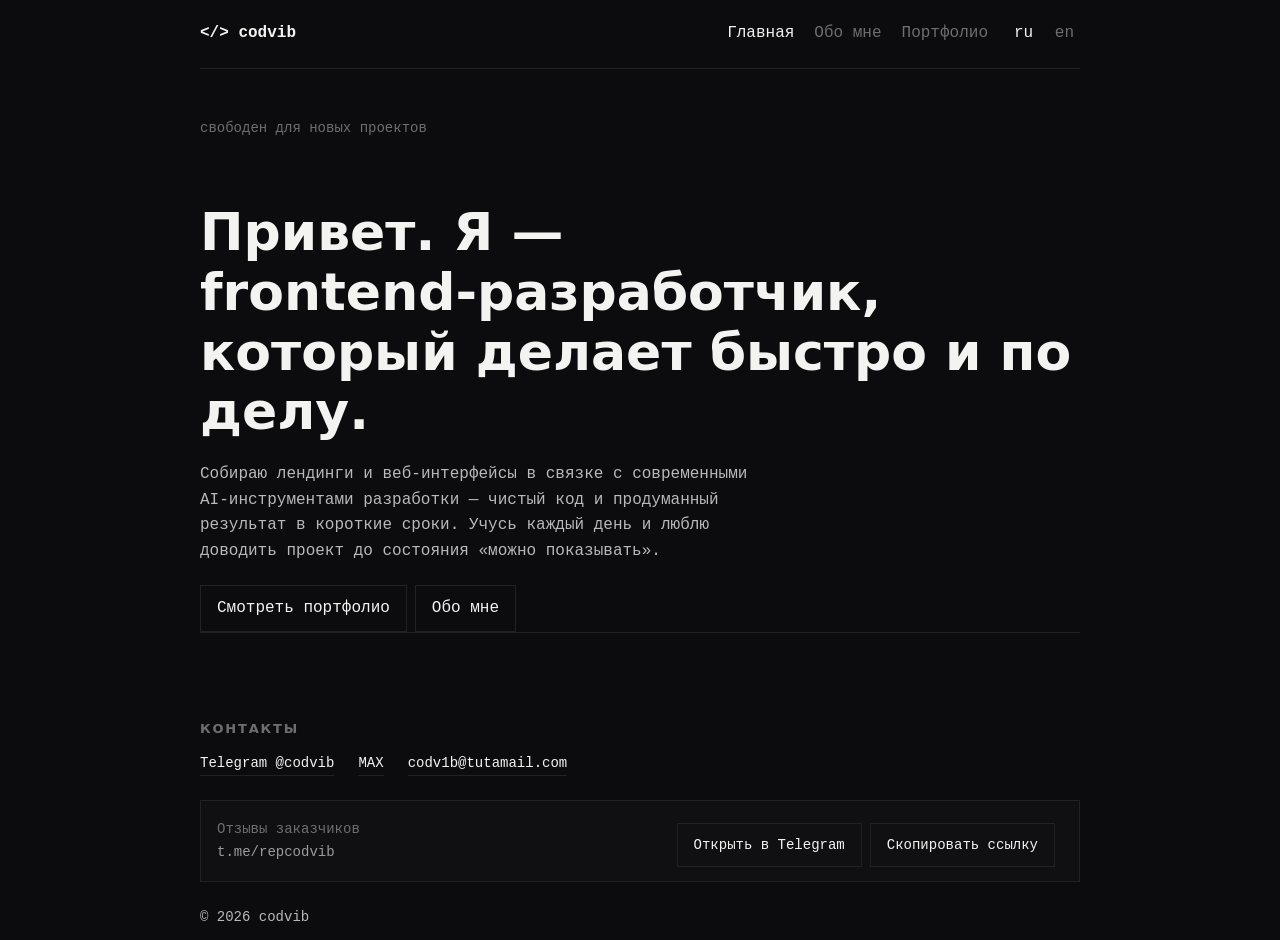
<file: index.html>
<!doctype html><html lang="ru"><head><meta charset="utf-8"><meta name="viewport" content="width=device-width,initial-scale=1"><link rel="stylesheet" href="style.css"><title>codvib — frontend-разработчик</title><meta name="description" content="Frontend-разработчик codvib: лендинги и веб-интерфейсы."></head><body data-p="home"><main class="w">
<p class="st" data-t="st"></p><h1 data-t="hh" data-s></h1><p data-t="hp" data-s></p>
<a class="btn up" href="portfolio.html" data-t="cw"></a><a class="btn up" href="about.html" data-t="ca"></a></main><script src="app.js"></script></body></html>
</file>
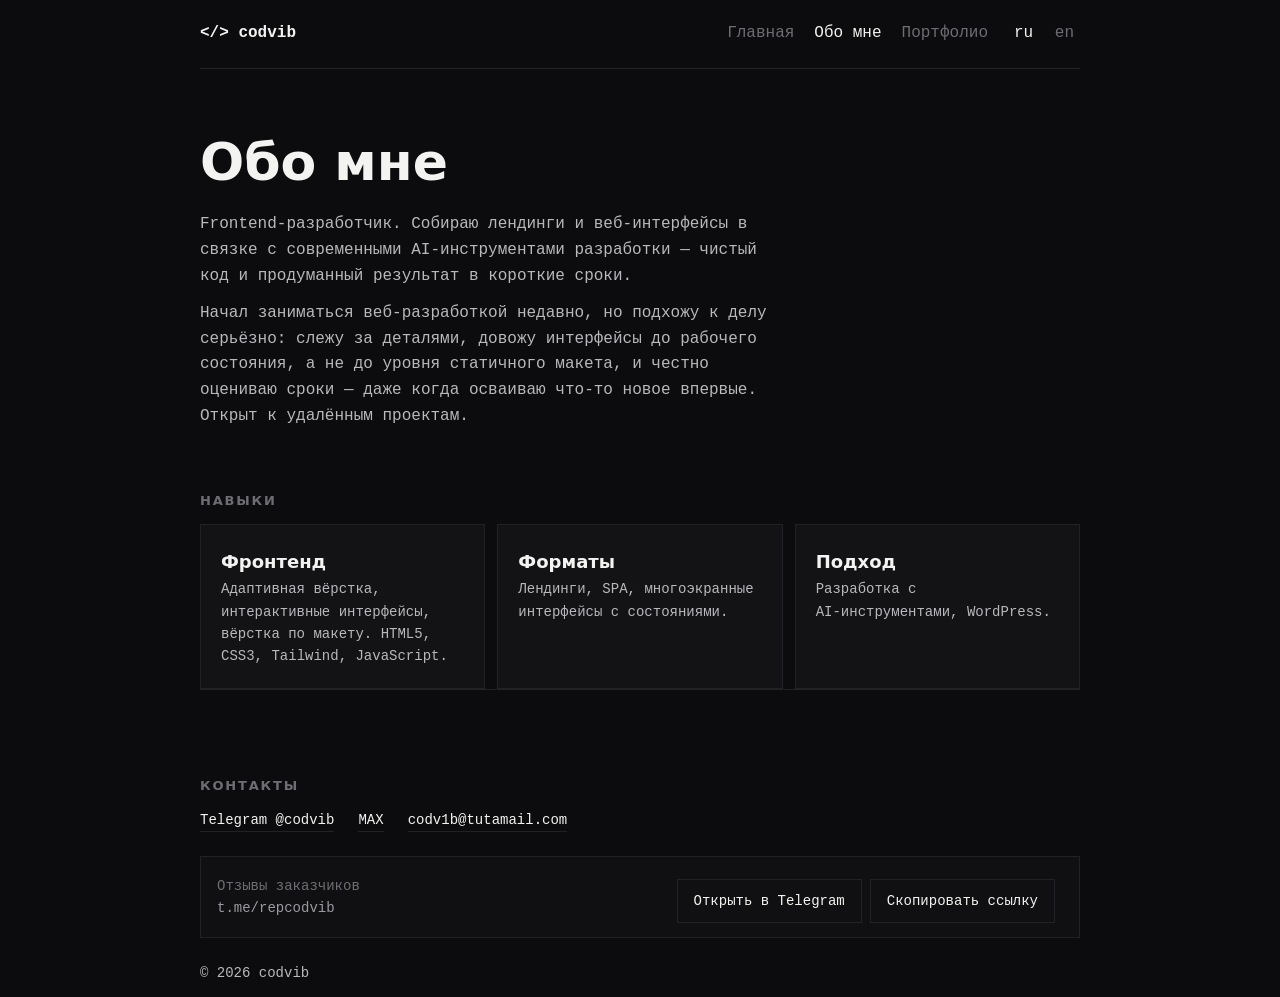
<file: about.html>
<!doctype html><html lang="ru"><head><meta charset="utf-8"><meta name="viewport" content="width=device-width,initial-scale=1"><link rel="stylesheet" href="style.css"><title>Обо мне — codvib</title></head><body data-p="about"><main class="w">
<h1 data-t="ah" data-s></h1><p data-t="ap1" data-s></p><p data-t="ap2" data-s></p>
<h2 data-t="sh" data-s></h2><div class="grid">
<div class="card up"><h3 data-t="s1" data-s></h3><p data-t="s1d" data-s></p></div>
<div class="card up"><h3 data-t="s2" data-s></h3><p data-t="s2d" data-s></p></div>
<div class="card up"><h3 data-t="s3" data-s></h3><p data-t="s3d" data-s></p></div></div></main><script src="app.js"></script></body></html>
</file>
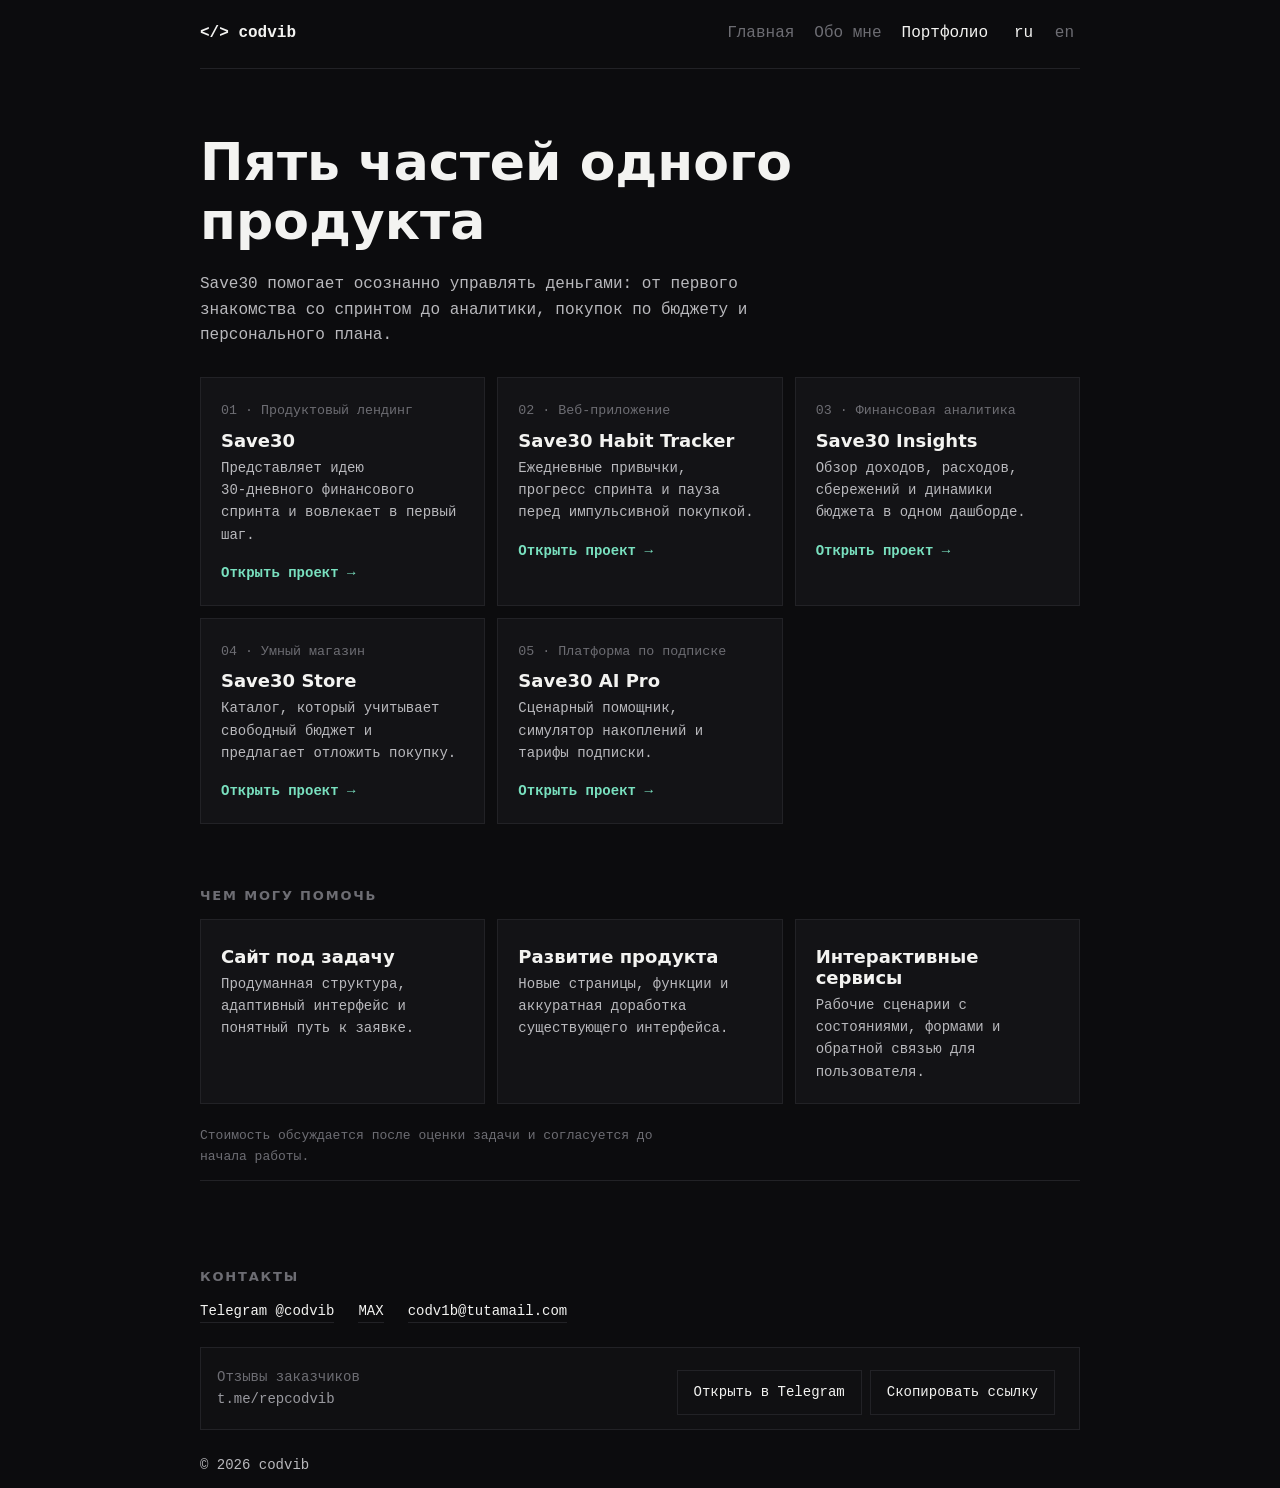
<file: portfolio.html>
<!doctype html><html lang="ru"><head><meta charset="utf-8"><meta name="viewport" content="width=device-width,initial-scale=1"><link rel="stylesheet" href="style.css"><title>Портфолио — codvib</title></head><body data-p="work"><main class="w">
<h1 data-t="wh" data-s></h1><p data-t="ws" data-s class="lead-copy"></p>
<div class="grid projects">
<a class="card up" href="save30-landing.html"><small data-s data-t="g1"></small><h3 data-s>Save30</h3><p data-s data-t="d1"></p><p class="project-go" data-s data-t="go"></p></a>
<a class="card up" href="save30-webapp.html"><small data-s data-t="g2"></small><h3 data-s>Save30 Habit Tracker</h3><p data-s data-t="d2"></p><p class="project-go" data-s data-t="go"></p></a>
<a class="card up" href="save30-insights.html"><small data-s data-t="g3"></small><h3 data-s>Save30 Insights</h3><p data-s data-t="d3"></p><p class="project-go" data-s data-t="go"></p></a>
<a class="card up" href="save30-store.html"><small data-s data-t="g4"></small><h3 data-s>Save30 Store</h3><p data-s data-t="d4"></p><p class="project-go" data-s data-t="go"></p></a>
<a class="card up" href="save30-ai-saas.html"><small data-s data-t="g5"></small><h3 data-s>Save30 AI Pro</h3><p data-s data-t="d5"></p><p class="project-go" data-s data-t="go"></p></a>
</div>
<h2 data-t="vh" data-s></h2><div class="grid">
<div class="card up"><h3 data-t="v1" data-s></h3><p data-t="v1d" data-s></p></div>
<div class="card up"><h3 data-t="v2" data-s></h3><p data-t="v2d" data-s></p></div>
<div class="card up"><h3 data-t="v3" data-s></h3><p data-t="v3d" data-s></p></div></div>
<p class="price-note" data-t="pn"></p></main><script src="app.js"></script></body></html>
</file>
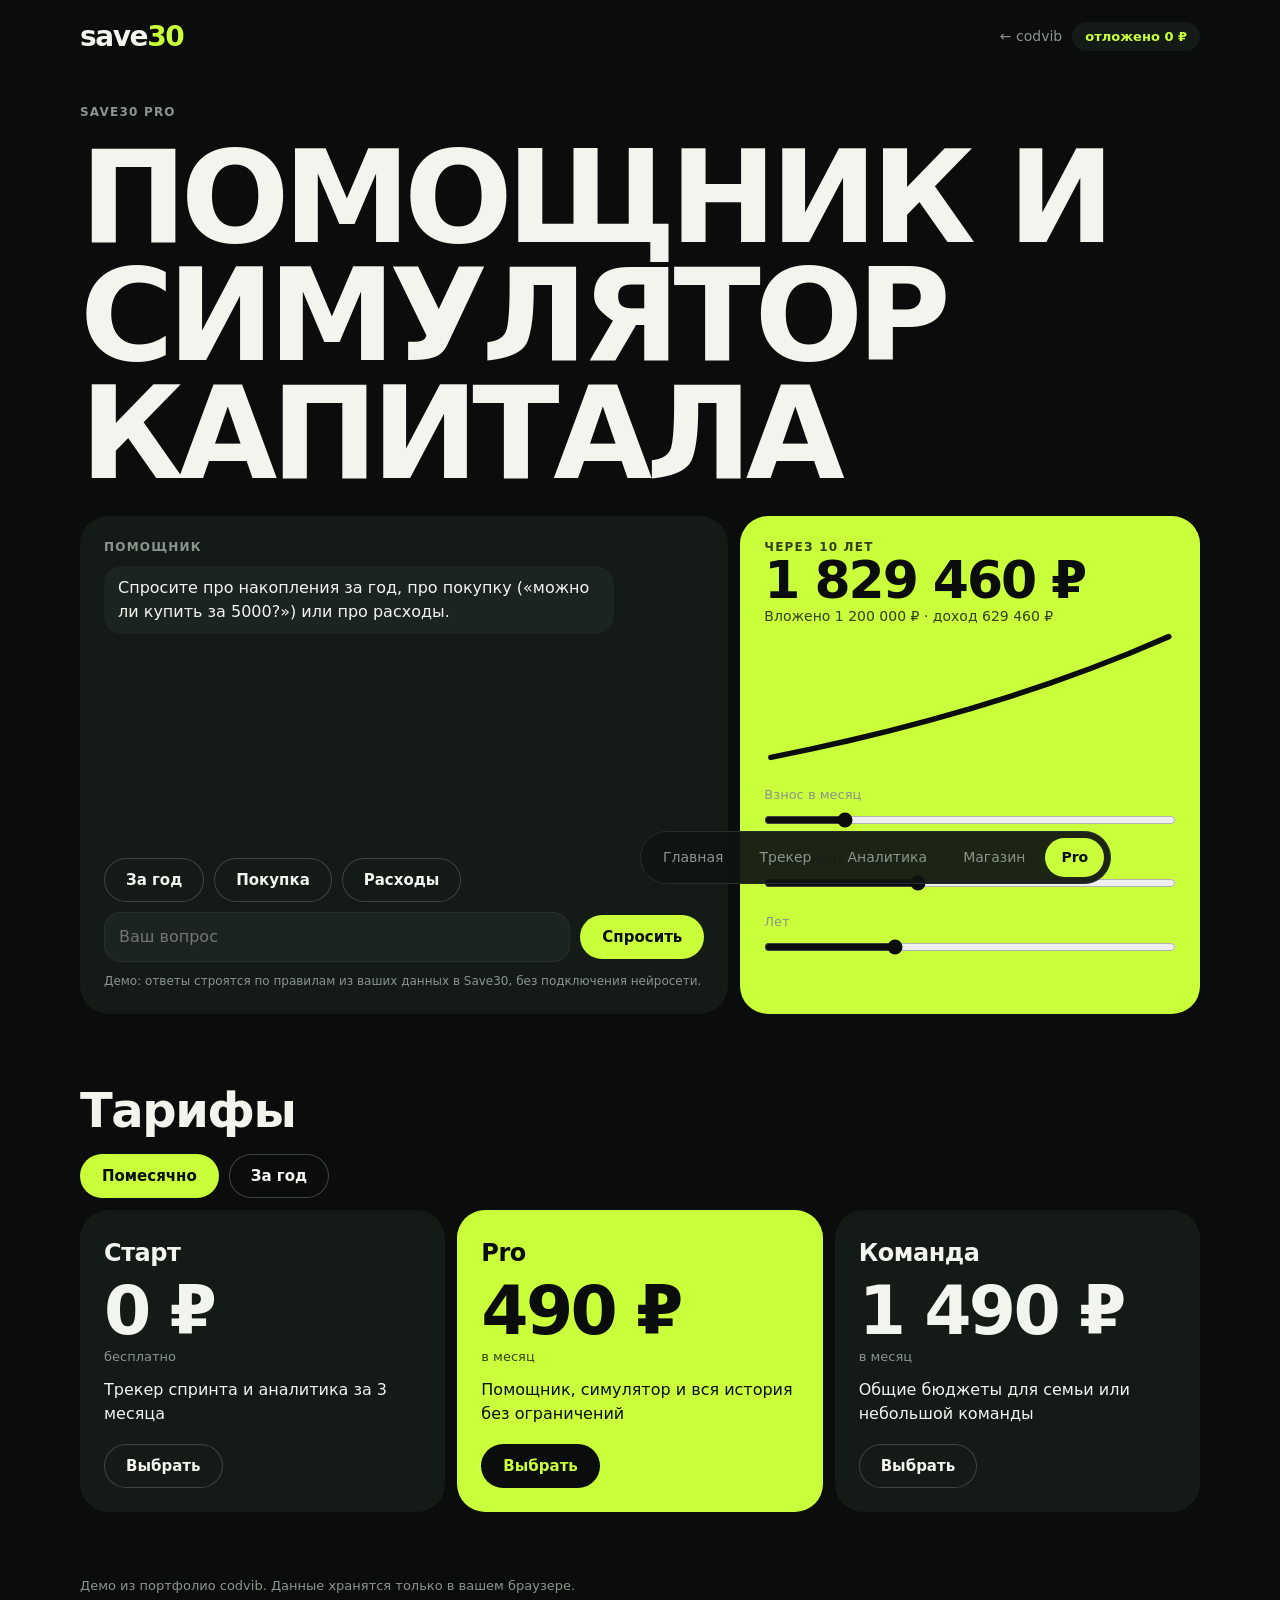
<file: save30-ai-saas.html>
<!doctype html><html lang="ru"><head><meta charset="utf-8"><meta name="viewport" content="width=device-width,initial-scale=1"><link rel="stylesheet" href="save30.css"><title>Save30 Pro</title></head><body><main class="w">
<p class="k tx">Save30 Pro</p><h1 class="tx">Помощник и симулятор капитала</h1>
<div class="bento"><div class="c s7 rv"><p class="k" style="margin:0">Помощник</p><div class="chat" id="ch"></div>
<div class="row"><button class="btn o" data-q="Сколько накоплю за год?">За год</button><button class="btn o" data-q="Можно ли купить за 5000?">Покупка</button><button class="btn o" data-q="Куда уходят деньги?">Расходы</button></div>
<div class="row" style="margin-top:10px;flex-wrap:nowrap"><input id="q" placeholder="Ваш вопрос" aria-label="Ваш вопрос"><button class="btn" id="ask">Спросить</button></div>
<p class="mu" style="font-size:12px;margin-top:10px">Демо: ответы строятся по правилам из ваших данных в Save30, без подключения нейросети.</p></div>
<div class="c l s5 rv"><p class="k" style="margin:0">Через <span id="yl"></span></p><p class="big" id="fv" style="font-size:clamp(30px,5vw,52px)"></p><p class="mu" id="sp2" style="font-size:14px"></p>
<svg viewBox="0 0 300 100" width="100%" aria-hidden="true"><path id="ln" pathLength="1" fill="none" stroke="#0a0d0b" stroke-width="4" stroke-linecap="round" stroke-linejoin="round" stroke-dasharray="1" d=""/></svg>
<label for="pm">Взнос в месяц</label><input id="pm" type="range" min="1000" max="50000" step="500" value="10000"><label for="rt">Доходность в год, %</label><input id="rt" type="range" min="1" max="20" value="8"><label for="yr">Лет</label><input id="yr" type="range" min="1" max="30" value="10"></div></div>
<h2 class="tx">Тарифы</h2><div class="row rv"><button class="btn" id="t1">Помесячно</button><button class="btn o" id="t2">За год</button></div>
<div class="bento" id="pl"></div><div id="pn"></div></main>
<script src="save30.js"></script><script>
function bub(t,u){const b=document.createElement('div');b.className='b tx'+(u?' u':'');b.textContent=t;$('#ch').append(b);sp(b);b.classList.add('in');$('#ch').scrollTop=1e9}
function rp(q){const n=+((q.match(/\d[\d\s]*/)||[''])[0].replace(/\s/g,''));
if(/год|накоп/.test(q))return S.saved>0?'Ваш темп — '+fmt(S.saved)+' за спринт. За год это около '+fmt(S.saved*12)+', а с доходностью 8% — немного больше. Проверьте в симуляторе.':'В трекере пока нет отложенных денег. Закройте несколько дней, и я посчитаю.';
if(/куп|можно/.test(q)&&n)return n<=S.budget?fmt(n)+' вписывается в бюджет '+fmt(S.budget)+'. После покупки останется '+fmt(S.budget-n)+'.':fmt(n)+' больше бюджета на '+fmt(n-S.budget)+'. Лучше отложить на 30 дней.';
if(/трат|куда|расход/.test(q))return 'Откройте «Аналитику»: там расходы по категориям и изменение к прошлому месяцу.';
return 'Я отвечаю на вопросы про накопления за год, про покупки с суммой и про расходы.'}
function ask(t){const i=$('#q'),q=(t||i.value).trim();if(!q)return;i.value='';bub(q,1);setTimeout(()=>bub(rp(q.toLowerCase())),350)}
$('#ask').onclick=()=>ask();$('#q').onkeydown=e=>{if(e.key=='Enter')ask()};document.querySelectorAll('[data-q]').forEach(b=>b.onclick=()=>ask(b.dataset.q));
bub('Спросите про накопления за год, про покупку («можно ли купить за 5000?») или про расходы.');
function sim(){const pm=+$('#pm').value,r=$('#rt').value/1200,y=+$('#yr').value;let b=S.saved,a=[b];for(let i=1;i<=y*12;i++){b=b*(1+r)+pm;if(i%12==0)a.push(b)}
const put=S.saved+pm*y*12,mx=Math.max(...a);$('#yl').textContent=y+' лет';tw($('#fv'),b);$('#sp2').textContent='Вложено '+fmt(put)+' · доход '+fmt(b-put);
$('#ln').setAttribute('d','M'+a.map((v,i)=>(i/(a.length-1||1)*290+5).toFixed(1)+','+(95-v/mx*88).toFixed(1)).join('L'))}
function draw(){const l=$('#ln');l.style.animation='none';void l.getBoundingClientRect();l.style.animation='dr .9s cubic-bezier(.2,.8,.2,1) both'}
['pm','rt','yr'].forEach(i=>{$('#'+i).oninput=sim;$('#'+i).onchange=draw});sim();setTimeout(draw,500);
const PL=[['Старт',0,0,'Трекер спринта и аналитика за 3 месяца'],['Pro',490,4900,'Помощник, симулятор и вся история без ограничений'],['Команда',1490,14900,'Общие бюджеты для семьи или небольшой команды']];let yr=0;
$('#pl').innerHTML=PL.map((p,i)=>'<div class="c '+(i==1?'l ':'')+'s4 rv"><h3>'+p[0]+'</h3><p class="big" id="pp'+i+'" style="margin:10px 0 2px"></p><p class="mu" id="pu'+i+'" style="font-size:13px"></p><p style="margin:12px 0 18px">'+p[3]+'</p><button class="btn'+(i==1?'':' o')+'" data-p="1" '+(i==1?'style="background:#0a0d0b;color:var(--lime)"':'')+'>Выбрать</button></div>').join('');
function pl(){PL.forEach((p,i)=>{tw($('#pp'+i),yr?p[2]:p[1]);$('#pu'+i).textContent=p[1]?(yr?'в год':'в месяц'):'бесплатно'})}
function tp(y){yr=y;$('#t1').className='btn'+(y?' o':'');$('#t2').className='btn'+(y?'':' o');pl()}
$('#t1').onclick=()=>tp(0);$('#t2').onclick=()=>tp(1);$('#pl').onclick=e=>{if(e.target.dataset.p)$('#pn').innerHTML='<div class="msg">Демо: оплата не подключена.</div>'};pl();
const st=document.createElement('style');st.textContent='@keyframes dr{from{stroke-dashoffset:1}to{stroke-dashoffset:0}}';document.head.append(st);fx();</script></body></html>
</file>
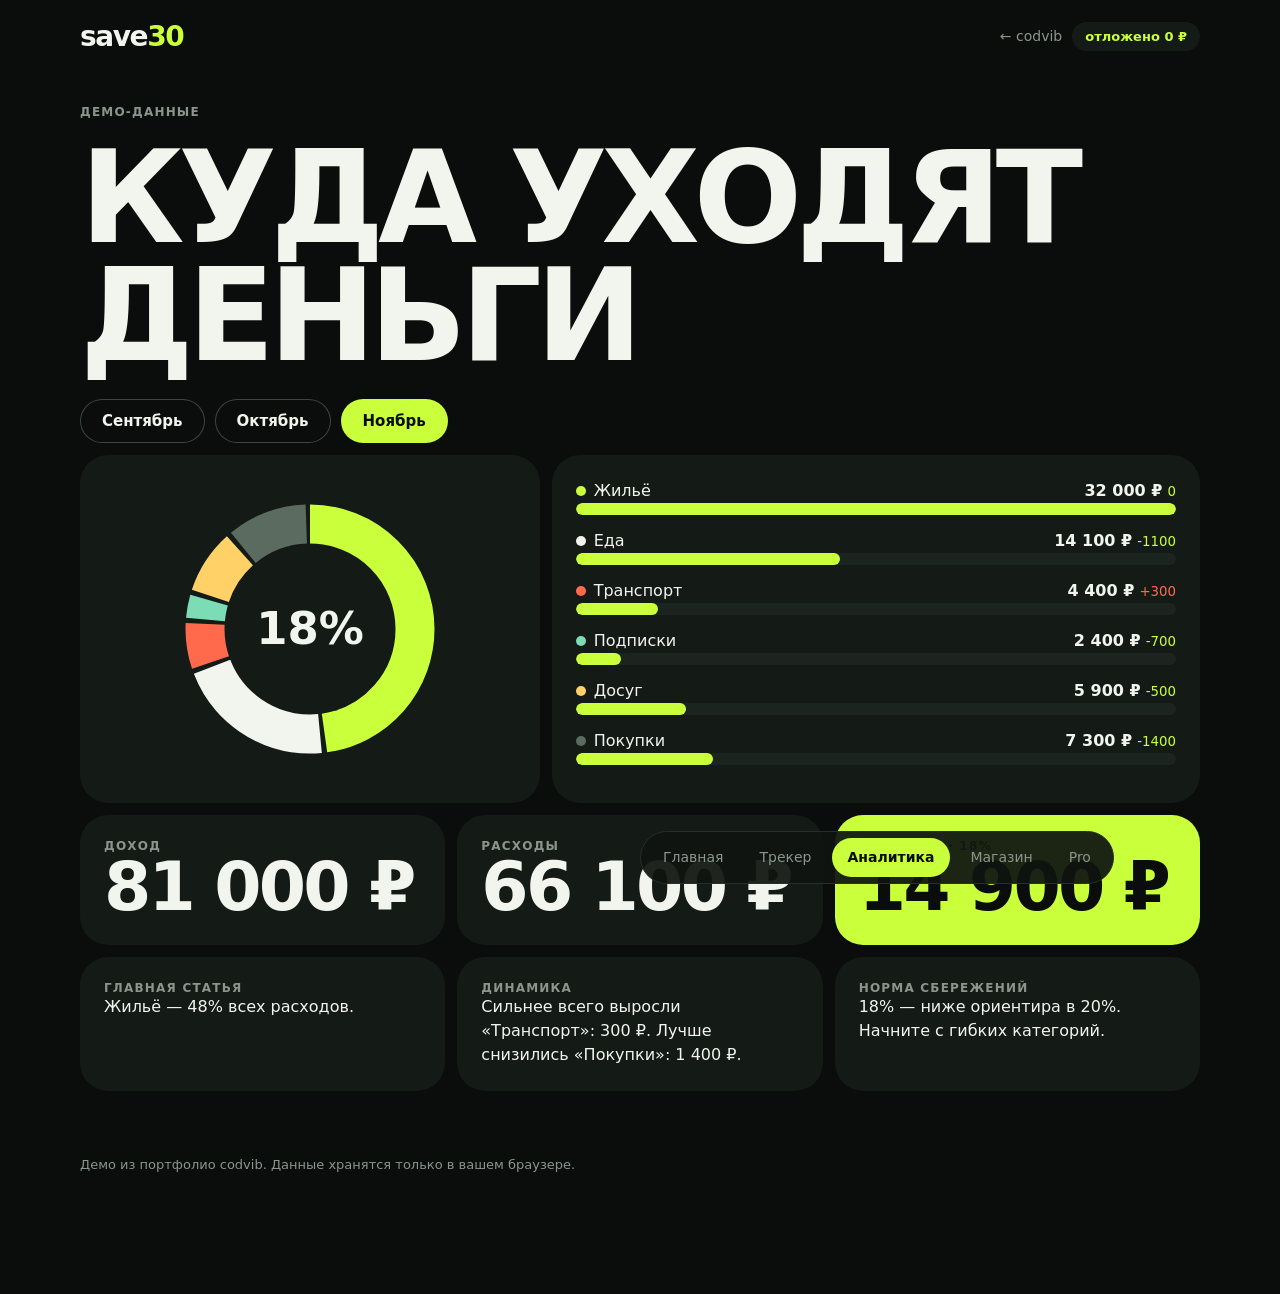
<file: save30-insights.html>
<!doctype html><html lang="ru"><head><meta charset="utf-8"><meta name="viewport" content="width=device-width,initial-scale=1"><link rel="stylesheet" href="save30.css"><title>Save30 — аналитика</title></head><body><main class="w">
<p class="k tx">Демо-данные</p><h1 class="tx">Куда уходят деньги</h1>
<div class="row rv" id="seg"></div>
<div class="bento"><div class="c s5 rv"><svg id="dn" viewBox="0 0 200 200" width="100%" style="max-width:300px;display:block;margin:auto" role="img" aria-label="Расходы по категориям"></svg></div>
<div class="c s7 rv" id="bars"></div>
<div class="c s4 rv"><p class="k" style="margin:0">Доход</p><p class="big" id="a"></p></div>
<div class="c s4 rv"><p class="k" style="margin:0">Расходы</p><p class="big" id="b"></p></div>
<div class="c l s4 rv"><p class="k" style="margin:0" id="rl"></p><p class="big" id="c"></p></div>
<div class="c s4 rv"><p class="k" style="margin:0">Главная статья</p><p id="t0"></p></div>
<div class="c s4 rv"><p class="k" style="margin:0">Динамика</p><p id="t1"></p></div>
<div class="c s4 rv"><p class="k" style="margin:0">Норма сбережений</p><p id="t2"></p></div></div></main>
<script src="save30.js"></script><script>
const D={'Сентябрь':{inc:78000,c:{Жильё:32000,Еда:14800,Транспорт:4300,Подписки:3100,Досуг:7200,Покупки:10400}},'Октябрь':{inc:78000,c:{Жильё:32000,Еда:15200,Транспорт:4100,Подписки:3100,Досуг:6400,Покупки:8700}},'Ноябрь':{inc:81000,c:{Жильё:32000,Еда:14100,Транспорт:4400,Подписки:2400,Досуг:5900,Покупки:7300}}};
const K=Object.keys(D),CL=['#c9ff3b','#f2f5ee','#ff6a4d','#7bdcb5','#ffd166','#5b6b60'],C=2*Math.PI*70,cats=Object.keys(D[K[0]].c);let cu=2;
const sum=o=>Object.values(o).reduce((a,b)=>a+b,0);
$('#dn').innerHTML=cats.map((c,i)=>'<circle r="70" cx="100" cy="100" fill="none" stroke="'+CL[i]+'" stroke-width="26" transform="rotate(-90 100 100)" stroke-dasharray="0 '+C+'" style="transition:stroke-dasharray .9s cubic-bezier(.2,.8,.2,1),stroke-dashoffset .9s cubic-bezier(.2,.8,.2,1)"/>').join('')+'<text id="rt" x="100" y="110" text-anchor="middle" font-size="30" font-weight="900" fill="#f2f5ee"></text>';
$('#bars').innerHTML=cats.map((c,i)=>'<div style="margin-bottom:14px"><div class="row" style="justify-content:space-between"><span><i style="display:inline-block;width:10px;height:10px;border-radius:50%;background:'+CL[i]+';margin-right:8px"></i>'+c+'</span><span><b id="v'+i+'"></b> <small id="d'+i+'"></small></span></div><div class="bar"><i id="r'+i+'"></i></div></div>').join('');
$('#seg').innerHTML=K.map((k,i)=>'<button class="btn" data-i="'+i+'">'+k+'</button>').join('');
$('#seg').onclick=e=>{if(e.target.dataset.i){cu=+e.target.dataset.i;draw()}};
function flash(e,t){e.textContent=t;e.classList.remove('flash');void e.offsetWidth;e.classList.add('flash')}
function draw(){document.querySelectorAll('#seg .btn').forEach((b,i)=>b.className='btn'+(i==cu?'':' o'));
const m=D[K[cu]],pv=cu?D[K[cu-1]]:null,ex=sum(m.c),sv=m.inc-ex,rt=Math.round(sv/m.inc*100),mx=Math.max(...Object.values(m.c));let cum=0;
const dl=cats.map(c=>pv?m.c[c]-pv.c[c]:0),ig=dl.indexOf(Math.max(...dl)),id=dl.indexOf(Math.min(...dl)),big=cats.indexOf(Object.keys(m.c).sort((a,b)=>m.c[b]-m.c[a])[0]);
cats.forEach((c,i)=>{const f=m.c[c]/ex,ci=document.querySelectorAll('#dn circle')[i];ci.setAttribute('stroke-dasharray',Math.max(f*C-3,0)+' '+C);ci.setAttribute('stroke-dashoffset',-cum*C);cum+=f;
tw($('#v'+i),m.c[c]);$('#r'+i).style.width=m.c[c]/mx*100+'%';const d=$('#d'+i);d.textContent=pv?(dl[i]>0?'+':'')+Math.round(dl[i]):'';d.style.color=dl[i]>0?'#ff6a4d':'#c9ff3b'});
$('#rt').textContent=rt+'%';tw($('#a'),m.inc);tw($('#b'),ex);tw($('#c'),sv);$('#rl').textContent='Осталось · '+rt+'%';
flash($('#t0'),cats[big]+' — '+Math.round(m.c[cats[big]]/ex*100)+'% всех расходов.');
flash($('#t1'),pv?(dl[ig]>0?'Сильнее всего выросли «'+cats[ig]+'»: '+fmt(dl[ig])+'. Лучше снизились «'+cats[id]+'»: '+fmt(-dl[id])+'.':'Ни одна категория не выросла к прошлому месяцу.'):'Для первого месяца сравнения пока нет.');
flash($('#t2'),rt<20?rt+'% — ниже ориентира в 20%. Начните с гибких категорий.':rt+'% — выше ориентира в 20%.')}
setTimeout(draw,450);</script></body></html>
</file>
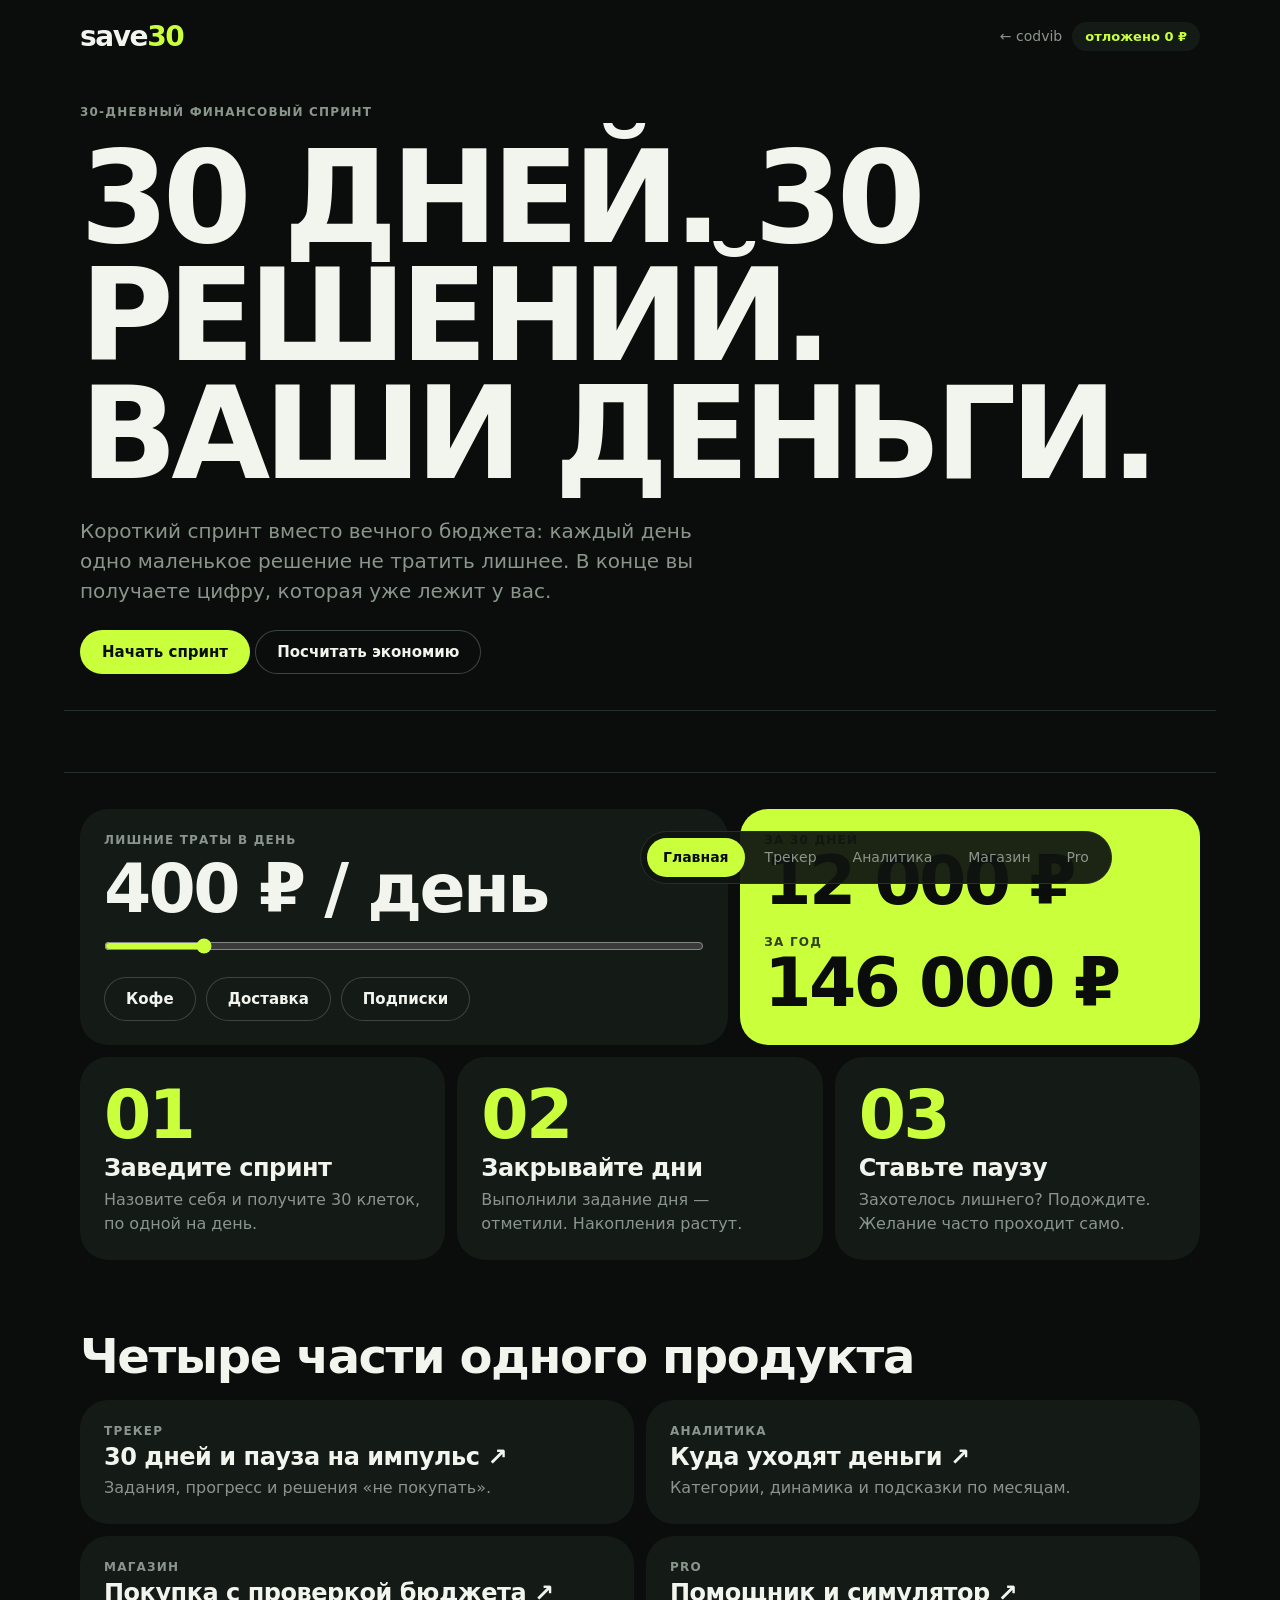
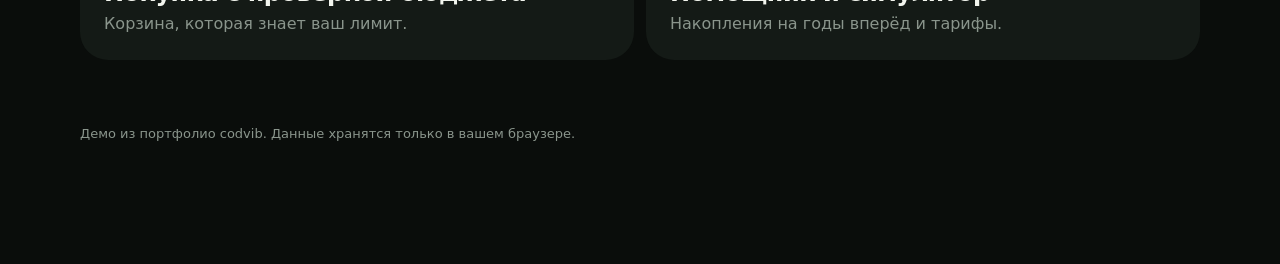
<file: save30-landing.html>
<!doctype html><html lang="ru"><head><meta charset="utf-8"><meta name="viewport" content="width=device-width,initial-scale=1"><link rel="stylesheet" href="save30.css"><title>Save30 — 30 дней, 30 решений</title></head><body><main class="w">
<p class="k tx">30-дневный финансовый спринт</p>
<h1 class="tx">30 дней. 30 решений. Ваши деньги.</h1>
<p class="lead tx">Короткий спринт вместо вечного бюджета: каждый день одно маленькое решение не тратить лишнее. В конце вы получаете цифру, которая уже лежит у вас.</p>
<a class="btn rv" href="save30-webapp.html">Начать спринт</a> <a class="btn o rv" href="#calc">Посчитать экономию</a>
<div class="mq"><span>Не купить · Отложить · Подождать · Посчитать · Не купить · Отложить · Подождать · Посчитать ·</span></div>
<div class="bento" id="calc">
<div class="c s7 rv"><p class="k" style="margin:0">Лишние траты в день</p><p class="big" id="sv" style="margin:8px 0 14px"></p><input id="sp" type="range" min="100" max="2000" step="50" value="400" aria-label="Лишние траты в день"><div class="row" style="margin-top:16px"><button class="btn o" data-v="250">Кофе</button><button class="btn o" data-v="600">Доставка</button><button class="btn o" data-v="150">Подписки</button></div></div>
<div class="c l s5 rv"><p class="k" style="margin:0">За 30 дней</p><p class="big" id="m"></p><p class="k" style="margin-top:20px">За год</p><p class="big" id="y"></p></div>
<div class="c s4 rv"><p class="big" style="color:var(--lime)">01</p><h3>Заведите спринт</h3><p class="mu">Назовите себя и получите 30 клеток, по одной на день.</p></div>
<div class="c s4 rv"><p class="big" style="color:var(--lime)">02</p><h3>Закрывайте дни</h3><p class="mu">Выполнили задание дня — отметили. Накопления растут.</p></div>
<div class="c s4 rv"><p class="big" style="color:var(--lime)">03</p><h3>Ставьте паузу</h3><p class="mu">Захотелось лишнего? Подождите. Желание часто проходит само.</p></div></div>
<h2 class="tx">Четыре части одного продукта</h2>
<div class="bento"><a class="c s6 rv" href="save30-webapp.html"><p class="k" style="margin:0">Трекер</p><h3>30 дней и пауза на импульс ↗</h3><p class="mu">Задания, прогресс и решения «не покупать».</p></a>
<a class="c s6 rv" href="save30-insights.html"><p class="k" style="margin:0">Аналитика</p><h3>Куда уходят деньги ↗</h3><p class="mu">Категории, динамика и подсказки по месяцам.</p></a>
<a class="c s6 rv" href="save30-store.html"><p class="k" style="margin:0">Магазин</p><h3>Покупка с проверкой бюджета ↗</h3><p class="mu">Корзина, которая знает ваш лимит.</p></a>
<a class="c s6 rv" href="save30-ai-saas.html"><p class="k" style="margin:0">Pro</p><h3>Помощник и симулятор ↗</h3><p class="mu">Накопления на годы вперёд и тарифы.</p></a></div></main>
<script src="save30.js"></script><script>
const sl=$('#sp');function upd(){const v=+sl.value;$('#sv').textContent=fmt(v)+' / день';tw($('#m'),v*30);tw($('#y'),v*365)}
sl.oninput=upd;document.querySelectorAll('[data-v]').forEach(b=>b.onclick=()=>{sl.value=b.dataset.v;upd()});upd();</script></body></html>
</file>
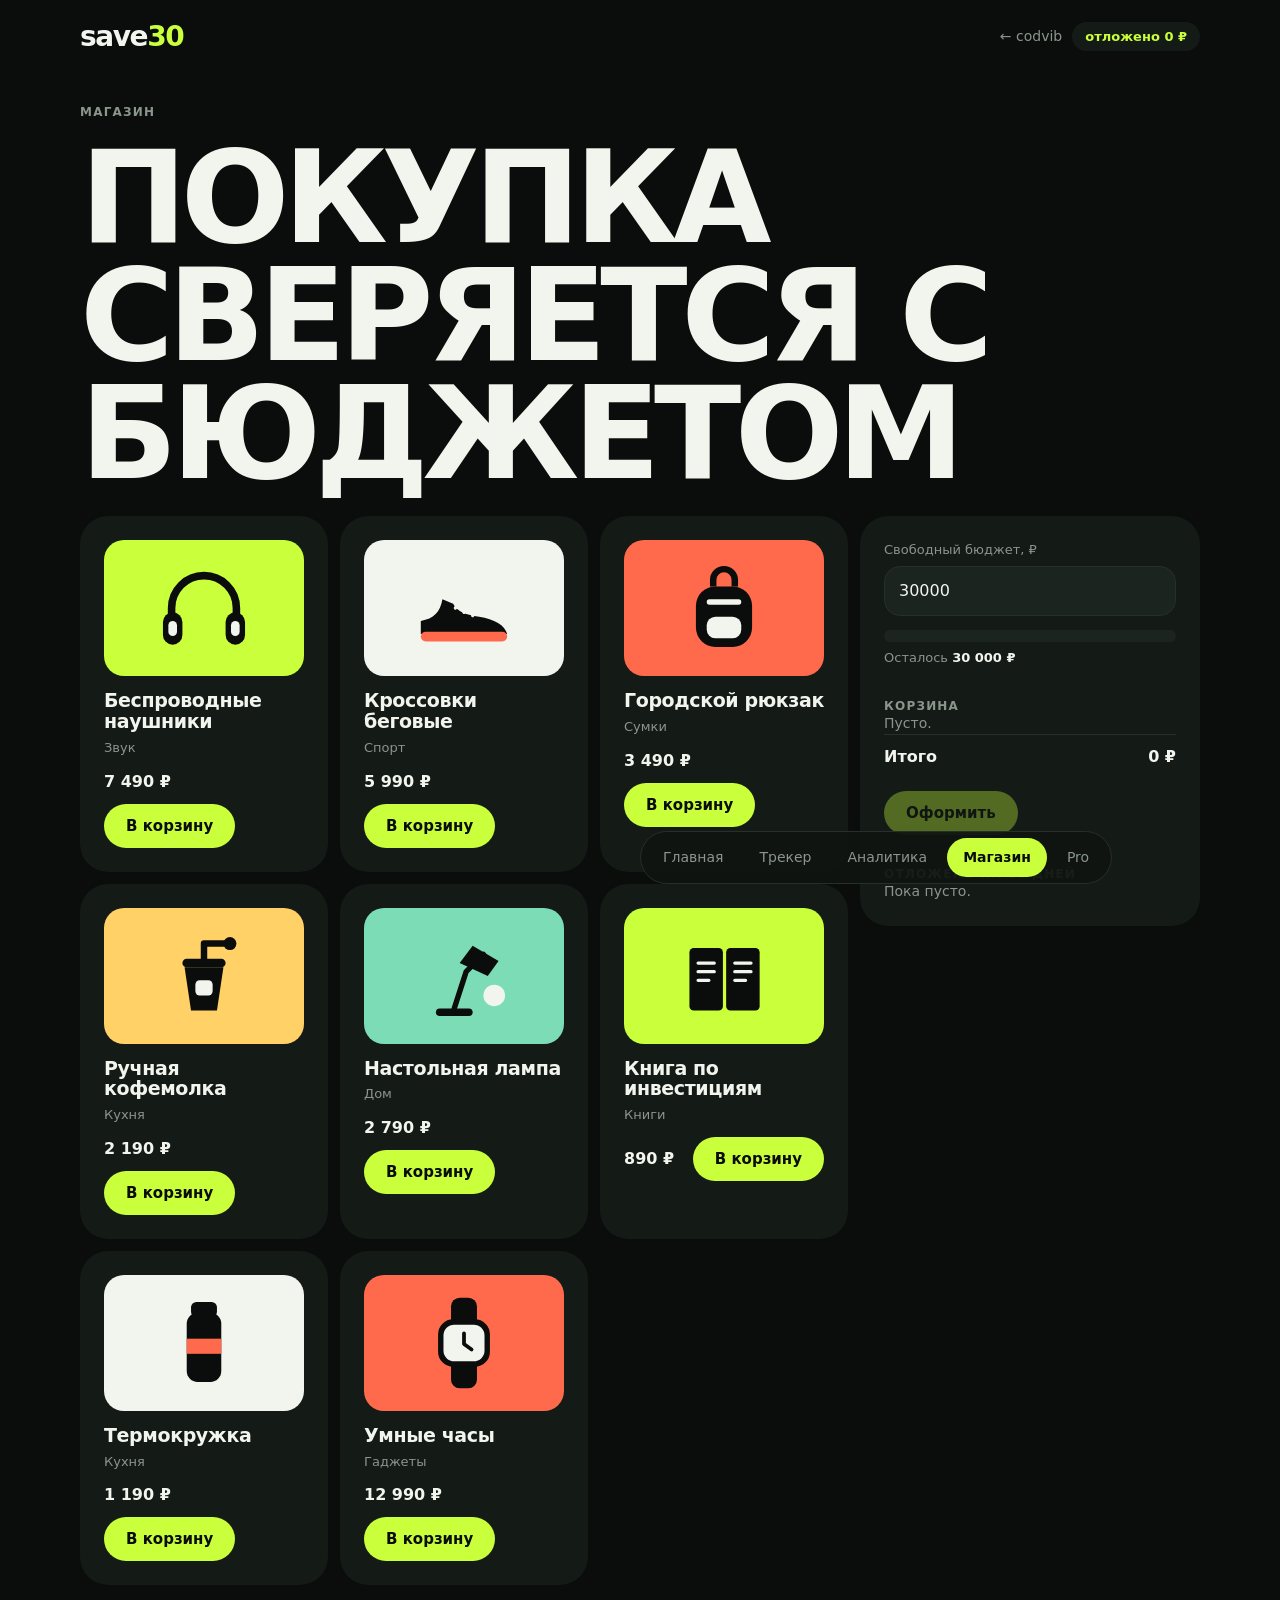
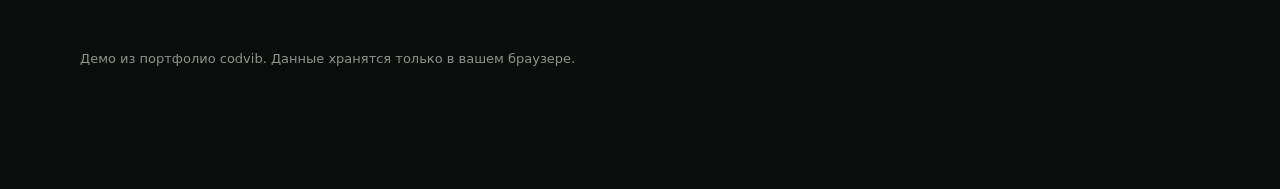
<file: save30-store.html>
<!doctype html><html lang="ru"><head><meta charset="utf-8"><meta name="viewport" content="width=device-width,initial-scale=1"><link rel="stylesheet" href="save30.css"><title>Save30 — магазин</title></head><body><main class="w">
<p class="k tx">Магазин</p><h1 class="tx">Покупка сверяется с бюджетом</h1>
<div class="shop"><div class="tiles" id="cat"></div>
<aside class="side c rv"><label for="bd" style="margin-top:0">Свободный бюджет, ₽</label><input id="bd" type="number" min="0"><div class="bar" style="margin:14px 0 6px"><i id="bb"></i></div><p class="mu" style="font-size:13px">Осталось <b id="lf" style="color:var(--ink)"></b></p>
<p class="k">Корзина</p><div id="cart"></div><div class="li" style="font-weight:800"><span>Итого</span><span id="tt"></span></div><button class="btn" id="buy" style="margin-top:12px">Оформить</button><div id="note"></div>
<p class="k">Отложено на 30 дней</p><div id="wl" class="mu" style="font-size:14px">Пока пусто.</div></aside></div></main>
<script src="save30.js"></script><script>
const I=[['Беспроводные наушники',7490,'Звук','#c9ff3b','50%'],['Кроссовки беговые',5990,'Спорт','#f2f5ee','14px'],['Городской рюкзак',3490,'Сумки','#ff6a4d','50% 50% 12px 12px'],['Ручная кофемолка',2190,'Кухня','#ffd166','8px 50%'],['Настольная лампа',2790,'Дом','#7bdcb5','50% 8px'],['Книга по инвестициям',890,'Книги','#c9ff3b','4px'],['Термокружка',1190,'Кухня','#f2f5ee','50%'],['Умные часы',12990,'Гаджеты','#ff6a4d','50% 50% 0 0']];
const K='#0a0d0b',W='#f2f5ee';
const G=[
'<path d="M20 58V50a30 30 0 0 1 60 0v8" fill="none" stroke="'+K+'" stroke-width="7" stroke-linecap="round"/><rect x="12" y="54" width="18" height="30" rx="9" fill="'+K+'"/><rect x="70" y="54" width="18" height="30" rx="9" fill="'+K+'"/><rect x="17" y="62" width="8" height="14" rx="4" fill="'+W+'"/><rect x="75" y="62" width="8" height="14" rx="4" fill="'+W+'"/>',
'<path d="M10 74V62C22 60 28 54 30 42L40 46C44 54 52 56 64 58C78 60 88 66 90 74Z" fill="'+K+'"/><rect x="10" y="72" width="80" height="9" rx="4.5" fill="#ff6a4d"/><path d="M42 50l6-6M50 54l6-6M58 57l6-6" stroke="'+W+'" stroke-width="3" stroke-linecap="round"/>',
'<path d="M40 30v-6a10 10 0 0 1 20 0v6" fill="none" stroke="'+K+'" stroke-width="6"/><rect x="24" y="30" width="52" height="56" rx="18" fill="'+K+'"/><rect x="34" y="42" width="32" height="5" rx="2.5" fill="'+W+'"/><rect x="34" y="58" width="32" height="20" rx="8" fill="'+W+'"/>',
'<path d="M50 34V20h22" fill="none" stroke="'+K+'" stroke-width="6" stroke-linecap="round" stroke-linejoin="round"/><circle cx="74" cy="20" r="6" fill="'+K+'"/><rect x="30" y="34" width="40" height="8" rx="4" fill="'+K+'"/><path d="M32 42h36l-6 40H38z" fill="'+K+'"/><rect x="42" y="54" width="16" height="14" rx="4" fill="'+W+'"/>',
'<path d="M41 80L52 46L68 30" fill="none" stroke="'+K+'" stroke-width="5" stroke-linecap="round" stroke-linejoin="round"/><rect x="24" y="80" width="34" height="7" rx="3.5" fill="'+K+'"/><path d="M58 22l24 14-10 14-26-12z" fill="'+K+'"/><circle cx="78" cy="68" r="10" fill="'+W+'"/>',
'<rect x="18" y="24" width="31" height="58" rx="4" fill="'+K+'"/><rect x="52" y="24" width="31" height="58" rx="4" fill="'+K+'"/><path d="M26 38h15M26 46h15M26 54h10M60 38h15M60 46h15M60 54h10" stroke="'+W+'" stroke-width="3" stroke-linecap="round"/>',
'<rect x="38" y="12" width="24" height="14" rx="5" fill="'+K+'"/><rect x="34" y="22" width="32" height="64" rx="10" fill="'+K+'"/><rect x="34" y="46" width="32" height="14" fill="#ff6a4d"/>',
'<rect x="38" y="8" width="24" height="84" rx="8" fill="'+K+'"/><rect x="26" y="28" width="48" height="44" rx="14" fill="'+K+'"/><rect x="31" y="33" width="38" height="34" rx="10" fill="'+W+'"/><path d="M50 41v10l7 5" stroke="'+K+'" stroke-width="3.5" fill="none" stroke-linecap="round" stroke-linejoin="round"/>'];
let cart=[],wl=[],last=-1;const sm=()=>cart.reduce((a,i)=>a+I[i][1],0),bd=$('#bd');bd.value=S.budget;
$('#cat').innerHTML=I.map((t,i)=>'<div class="c it rv" id="t'+i+'"><div class="ph" style="background:'+t[3]+'"><svg viewBox="0 0 100 100" width="108" height="108" aria-hidden="true">'+G[i]+'</svg></div><h3 style="font-size:19px">'+t[0]+'</h3><p class="mu" style="font-size:13px">'+t[2]+'</p><div class="row" style="justify-content:space-between;margin-top:12px"><b>'+fmt(t[1])+'</b><button class="btn" data-i="'+i+'"></button></div></div>').join('');
$('#cat').onclick=e=>{let i=e.target.dataset.i;if(i==null)return;i=+i;const p=I[i][1];
if(sm()+p>S.budget){const t=$('#t'+i);t.classList.remove('shake');void t.offsetWidth;t.classList.add('shake');$('#note').innerHTML='<div class="msg">«'+I[i][0]+'» стоит '+fmt(p)+', а осталось '+fmt(S.budget-sm())+'.<div style="margin-top:8px"><button class="btn o" data-w="'+i+'">Отложить на 30 дней</button></div></div>';return}
cart.push(i);last=cart.length-1;$('#note').innerHTML='';draw()};
$('#note').onclick=e=>{if(e.target.dataset.w!=null){wl.push(+e.target.dataset.w);$('#note').innerHTML='';draw()}};
$('#cart').onclick=e=>{if(e.target.dataset.x!=null){cart.splice(+e.target.dataset.x,1);last=-1;draw()}};
bd.oninput=()=>{S.budget=Math.max(0,+bd.value||0);save();draw()};
$('#buy').onclick=()=>{if(!cart.length)return;S.budget-=sm();bd.value=S.budget;cart=[];save();draw();$('#note').innerHTML='<div class="msg ok">Заказ оформлен. Бюджет обновлён.</div>'};
function draw(){const s=sm(),l=S.budget-s;tw($('#lf'),l);tw($('#tt'),s);$('#bb').style.width=(S.budget?Math.min(100,s/S.budget*100):100)+'%';$('#buy').disabled=!cart.length;
I.forEach((t,i)=>{const b=document.querySelector('#t'+i+' .btn'),ok=s+t[1]<=S.budget;b.textContent=ok?'В корзину':'Не по бюджету';b.className='btn'+(ok?'':' o')});
$('#cart').innerHTML=cart.length?cart.map((i,k)=>'<div class="li'+(k==last?' flash':'')+'"><span>'+I[i][0]+'</span><span>'+fmt(I[i][1])+' <button class="btn o" style="padding:2px 10px" data-x="'+k+'" aria-label="Убрать">×</button></span></div>').join(''):'<p class="mu" style="font-size:14px">Пусто.</p>';
if(wl.length)$('#wl').innerHTML=wl.map(i=>'<div class="li"><span>'+I[i][0]+'</span><span>'+fmt(I[i][1])+'</span></div>').join('')}
draw();</script></body></html>
</file>
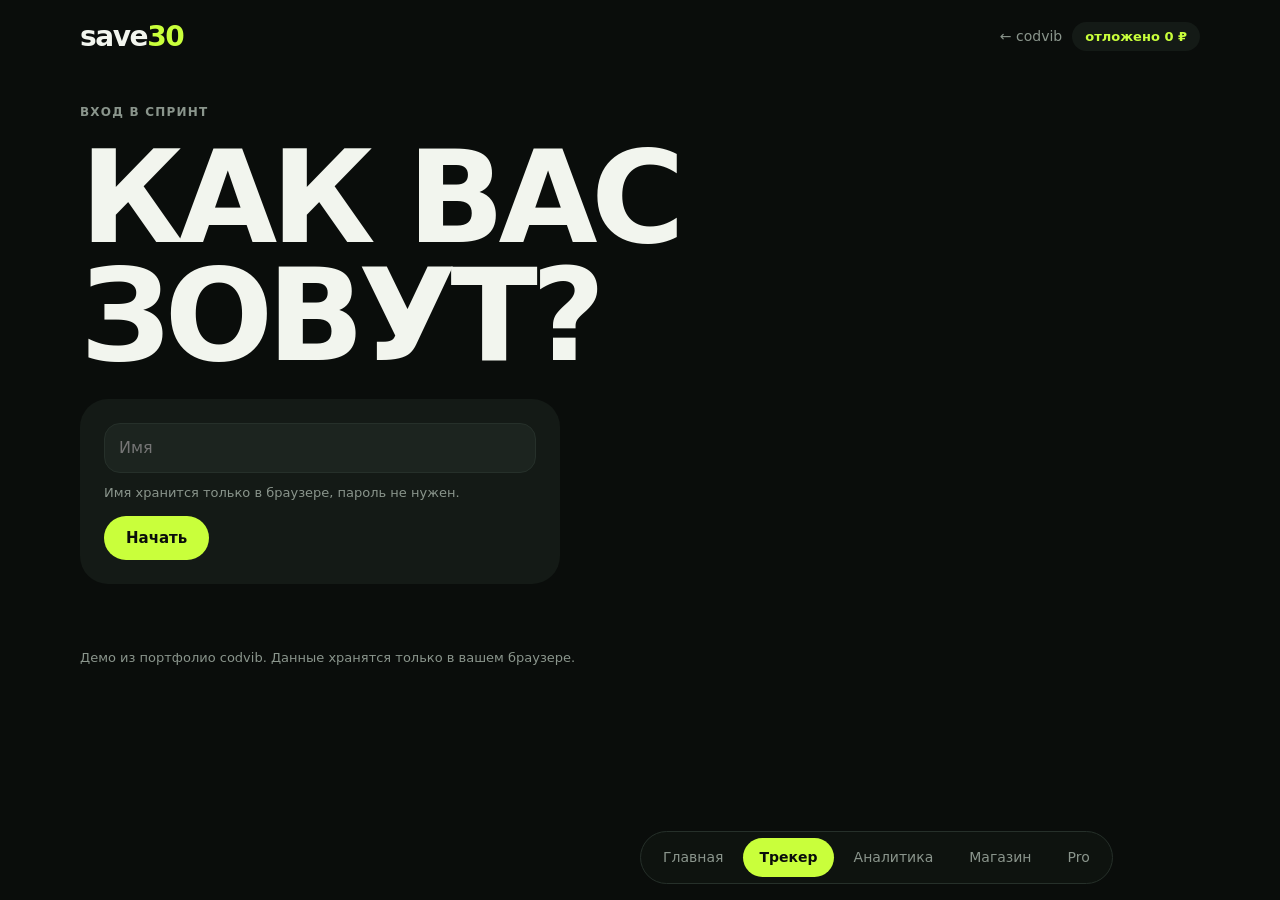
<file: save30-webapp.html>
<!doctype html><html lang="ru"><head><meta charset="utf-8"><meta name="viewport" content="width=device-width,initial-scale=1"><link rel="stylesheet" href="save30.css"><title>Save30 — трекер спринта</title></head><body><main class="w">
<section id="gate" hidden><p class="k tx">Вход в спринт</p><h1 class="tx">Как вас зовут?</h1>
<div class="c rv" style="max-width:480px"><input id="nm" maxlength="24" placeholder="Имя" aria-label="Имя"><p class="mu" style="font-size:13px;margin:10px 0 14px">Имя хранится только в браузере, пароль не нужен.</p><button class="btn" id="go">Начать</button></div></section>
<section id="app" hidden><p class="k" id="hi">Спринт</p><div class="bento">
<div class="c l s7 rv"><p class="k" style="margin:0">Задание дня</p><p class="big" id="dn" style="margin:6px 0"></p><h3 id="tk" style="margin-bottom:18px"></h3><button class="btn" id="db" style="background:#0a0d0b;color:var(--lime)"></button></div>
<div class="c s5 rv"><div class="row" style="flex-wrap:nowrap;gap:18px"><svg viewBox="0 0 120 120" width="120" height="120" aria-hidden="true"><circle r="52" cx="60" cy="60" fill="none" stroke="#1c241f" stroke-width="12"/><circle id="rg" r="52" cx="60" cy="60" fill="none" stroke="#c9ff3b" stroke-width="12" stroke-linecap="round" stroke-dasharray="326.7" stroke-dashoffset="326.7" transform="rotate(-90 60 60)" style="transition:stroke-dashoffset 1s cubic-bezier(.2,.8,.2,1)"/></svg><div><p class="k" style="margin:0">Отложено</p><p class="big" id="sv" style="font-size:clamp(28px,4vw,44px)"></p><p class="mu" id="pc"></p></div></div></div>
<div class="c rv"><p class="k" style="margin:0">30 дней</p><div class="cells" id="cells"></div></div>
<div class="c rv"><p class="k" style="margin:0">Пауза на импульс</p><div class="row" style="align-items:end;margin-top:6px"><div style="flex:2;min-width:180px"><label for="it">Что хочется купить</label><input id="it" placeholder="Например, кроссовки"></div><div style="flex:1;min-width:120px"><label for="pr">Цена, ₽</label><input id="pr" type="number" min="1" placeholder="5990"></div><button class="btn" id="st">Хочу купить</button></div><div id="pz"></div><div id="lg"></div></div></div></section></main>
<script src="save30.js"></script><script>
const TASKS=['Проверьте подписки на кино и музыку','Приготовьте обед дома','Откажитесь от одной доставки','Отмените ненужную подписку','Возьмите кофе из дома','Сравните цену перед покупкой','Пройдитесь пешком вместо такси','Отложите покупку на 24 часа','Просмотрите траты за неделю','Найдите бесплатную замену платному сервису'];
let pz=null,tm=null,log=[];const tot=()=>Object.keys(S.done).length*350+(S.p||0);
$('#cells').innerHTML=Array.from({length:30},(_,i)=>'<button class="cell" style="--i:'+i+'" data-d="'+(i+1)+'">'+(i+1)+'</button>').join('');
function upd(){const n=Object.keys(S.done).length;let nx=1;while(S.done[nx]&&nx<30)nx++;S.saved=tot();save();
tw($('#dn'),n>=30?30:nx,v=>'День '+Math.round(v));$('#tk').textContent=n>=30?'Спринт пройден':TASKS[(nx-1)%10];
const b=$('#db');b.textContent=n>=30?'Готово':'Выполнено · +350 ₽';b.disabled=n>=30;b.dataset.d=nx;
tw($('#sv'),S.saved);$('#rg').style.strokeDashoffset=326.7*(1-n/30);$('#pc').textContent='Выполнено '+n+' из 30';
document.querySelectorAll('.cell').forEach((c,i)=>c.classList.toggle('d',!!S.done[i+1]))}
function tg(d){S.done[d]?delete S.done[d]:S.done[d]=1;upd()}
$('#cells').onclick=e=>{if(e.target.dataset.d)tg(+e.target.dataset.d)};$('#db').onclick=e=>tg(+e.target.dataset.d);
function show(){const a=!!S.name;$('#gate').hidden=a;$('#app').hidden=!a;if(a){$('#hi').textContent='Спринт · '+S.name;upd()}fx()}
$('#go').onclick=()=>{S.name=($('#nm').value.trim()||'гость').slice(0,24);save();show()};
function pt(){$('#pt').textContent=pz.left>0?'Пауза '+pz.left+' с (в жизни — 24 часа). «'+pz.it+'» за '+fmt(pz.pr)+': нужно или просто захотелось?':'Пауза прошла. Что решаете?';
if(pz.left<=0)$('#pa').innerHTML='<button class="btn" onclick="dec(1)">Отложить и сохранить '+fmt(pz.pr)+'</button><button class="btn o" onclick="dec(0)">Всё равно куплю</button>'}
$('#st').onclick=()=>{const it=$('#it').value.trim(),pr=+$('#pr').value,e=$('#pz');if(!it||!(pr>0)){e.innerHTML='<div class="msg">Укажите, что хотите купить, и цену.</div>';return}
clearInterval(tm);pz={it,pr,left:10};e.innerHTML='<div class="msg" id="pt"></div><div class="bar" style="margin-top:12px"><i id="pb" style="width:100%;transition:width 10s linear"></i></div><div class="row" id="pa" style="margin-top:12px"></div>';
requestAnimationFrame(()=>requestAnimationFrame(()=>$('#pb').style.width='0%'));pt();tm=setInterval(()=>{pz.left--;pt();if(pz.left<=0)clearInterval(tm)},1000)};
function dec(s){if(s)S.p+=pz.pr;log.unshift((s?'Отложено: ':'Куплено: ')+pz.it+' · '+fmt(pz.pr));pz=null;$('#pz').innerHTML='';
$('#lg').innerHTML=log.slice(0,5).map((l,i)=>'<p class="b" style="max-width:none;margin-top:8px">'+esc(l)+'</p>').join('');upd()}
show();</script></body></html>
</file>
<file: style.css>
:root{--bg:#0c0c0e;--fg:#f3f3f1;--dim:#6d6d73;--line:#222226;--card:#131316}
*{box-sizing:border-box;margin:0}
body{background:var(--bg);color:var(--fg);font:16px/1.6 ui-monospace,"JetBrains Mono",Menlo,monospace;padding:0 20px}
.w{max-width:880px;margin:0 auto}
nav{display:flex;gap:20px;align-items:center;padding:20px 0;border-bottom:1px solid var(--line);flex-wrap:wrap}
nav .logo{margin-right:auto;font-weight:700;color:var(--fg);text-decoration:none}
nav a,nav button{color:var(--dim);text-decoration:none;background:none;border:0;font:inherit;cursor:pointer}
nav a.on,nav a:hover,nav button.on,nav button:hover{color:var(--fg)}
h1{font:700 clamp(28px,6vw,52px)/1.15 system-ui,sans-serif;margin:64px 0 20px}
h2{font:600 13px system-ui;letter-spacing:.14em;text-transform:uppercase;color:var(--dim);margin:64px 0 16px}
h3{font:600 18px system-ui;margin:6px 0}
p{color:#b9b9bd;max-width:62ch;margin-bottom:12px}
.st{color:var(--dim);font-size:14px;margin-top:48px}
.btn{display:inline-block;border:1px solid var(--line);padding:10px 16px;color:var(--fg);text-decoration:none;margin:8px 8px 0 0;background:none;font:inherit;cursor:pointer}
.btn:hover{background:var(--fg);color:var(--bg)}
.grid{display:grid;gap:12px;grid-template-columns:repeat(auto-fit,minmax(250px,1fr))}
.card{border:1px solid var(--line);background:var(--card);padding:20px;color:inherit;text-decoration:none;display:block}
a.card:hover{border-color:var(--fg);background:#18181c}
.card small{color:var(--dim)}
.card p{margin:0;font-size:14px}
.up{opacity:0;transform:translateY(26px) scale(.97);transition:opacity .45s ease,transform .5s cubic-bezier(.2,.8,.2,1)}
.up.in{opacity:1;transform:none}
[data-s]{opacity:0}[data-s].rd{opacity:1}
.wd{display:inline-block;animation:wd .4s cubic-bezier(.2,.8,.2,1) both}
@keyframes wd{from{opacity:0;transform:translateY(.55em);filter:blur(4px)}to{opacity:1;transform:none;filter:none}}
.projects .card{position:relative;overflow:hidden;min-height:190px;transition:opacity .45s ease,transform .5s cubic-bezier(.2,.8,.2,1),border-color .25s,box-shadow .25s}
.projects a.card:hover{transform:translateY(-6px);border-color:#79e0bf;box-shadow:0 18px 40px #1ac99418}
.project-go{margin-top:16px!important;color:#79e0bf!important;font-weight:700}
.price-note{margin-top:22px;color:var(--dim);font-size:13px}
@media(prefers-reduced-motion:reduce){.up{opacity:1;transform:none;transition:none}.wd{animation:none}}
footer{margin:80px 0 40px;padding-top:24px;border-top:1px solid var(--line);color:var(--dim);font-size:14px}
.cl{display:flex;gap:10px 24px;flex-wrap:wrap;margin:12px 0 24px}
.cl a{color:var(--fg);text-decoration:none;border-bottom:1px solid var(--line)}
.rev{display:flex;gap:12px;align-items:center;justify-content:space-between;flex-wrap:wrap;border:1px solid var(--line);background:#101012;padding:14px 16px}
.rev code{color:#9a9aa0}
.lead-copy{margin-bottom:28px}
</file>
<file: save30.css>
:root{--bg:#0a0d0b;--p:#141a16;--p2:#1c241f;--lime:#c9ff3b;--ink:#f2f5ee;--mu:#8a958c;--co:#ff6a4d;--ln:#26302a}
*{box-sizing:border-box;margin:0}
html{scroll-behavior:smooth}
body{background:var(--bg);color:var(--ink);font:16px/1.5 system-ui,-apple-system,"Segoe UI",sans-serif;padding:0 16px 120px}
.w{max-width:1120px;margin:0 auto}
a{color:inherit;text-decoration:none}
.logo{display:flex;justify-content:space-between;align-items:center;padding:20px 0;gap:12px}
.logo>a{font:900 28px system-ui;letter-spacing:-.05em}.logo i{font-style:normal;color:var(--lime)}
.bk{font-size:14px;color:var(--mu)}.bk:hover{color:var(--ink)}
.chip{font:700 13px system-ui;background:var(--p);color:var(--lime);border-radius:999px;padding:7px 13px;font-variant-numeric:tabular-nums}
.dock{position:fixed;left:50%;bottom:16px;transform:translateX(-50%);display:flex;gap:4px;background:#101511ee;border:1px solid var(--ln);border-radius:999px;padding:6px;z-index:9;max-width:calc(100vw - 24px);overflow-x:auto;animation:up .6s .3s cubic-bezier(.2,.8,.2,1) both}
.dock a{padding:9px 16px;border-radius:999px;font-size:14px;color:var(--mu);white-space:nowrap}
.dock a:hover{color:var(--ink)}.dock a.on{background:var(--lime);color:#0a0d0b;font-weight:700}
h1{font:900 clamp(42px,10vw,128px)/.92 system-ui;letter-spacing:-.05em;text-transform:uppercase;margin:20px 0 24px}
h2{font:800 clamp(28px,5vw,48px)/1 system-ui;letter-spacing:-.03em;margin:72px 0 20px}
h3{font:800 24px/1.1 system-ui;letter-spacing:-.02em;margin:6px 0}
.lead{font-size:20px;color:var(--mu);max-width:52ch;margin-bottom:24px}
.mu{color:var(--mu)}
.k{font:700 12px system-ui;letter-spacing:.1em;text-transform:uppercase;color:var(--mu);margin-top:32px}
.big{font:900 clamp(34px,6vw,68px)/1 system-ui;letter-spacing:-.04em;font-variant-numeric:tabular-nums}
.bento{display:grid;grid-template-columns:repeat(12,1fr);gap:12px;margin-top:12px}
.c{background:var(--p);border-radius:28px;padding:24px;grid-column:span 12;position:relative;overflow:hidden}
@media(min-width:800px){.s3{grid-column:span 3}.s4{grid-column:span 4}.s5{grid-column:span 5}.s6{grid-column:span 6}.s7{grid-column:span 7}.s8{grid-column:span 8}}
.c.l{background:var(--lime);color:#0a0d0b}.c.l .mu,.c.l .k{color:#33401a}
a.c:hover{background:var(--lime);color:#0a0d0b}a.c:hover .mu{color:#33401a}
.btn{font:700 15px system-ui;background:var(--lime);color:#0a0d0b;border:0;border-radius:999px;padding:13px 22px;cursor:pointer;display:inline-block}
.btn:hover{background:#fff}.btn.o{background:none;color:var(--ink);box-shadow:inset 0 0 0 1px #3a463e}.btn.o:hover{background:var(--p2)}
.btn:disabled{opacity:.35;cursor:not-allowed}
input{font:inherit;color:var(--ink);background:var(--p2);border:1px solid var(--ln);border-radius:16px;padding:12px 14px;width:100%}
input:focus{outline:2px solid var(--lime)}input[type=range]{padding:0;accent-color:var(--lime);background:none;border:0}
.c.l input[type=range]{accent-color:#0a0d0b}
label{display:block;font-size:13px;color:var(--mu);margin:14px 0 6px}
.row{display:flex;gap:10px;flex-wrap:wrap;align-items:center}
.msg{padding:12px 14px;border-radius:16px;background:#2a1814;color:#ffb9a9;margin-top:12px;font-size:14px;animation:up .35s both}.msg.ok{background:#1d2a10;color:var(--lime)}
.bar{height:12px;border-radius:9px;background:var(--p2);overflow:hidden}.bar i{display:block;height:100%;width:0;background:var(--lime);border-radius:9px;transition:width .9s cubic-bezier(.2,.8,.2,1)}
.mq{overflow:hidden;white-space:nowrap;margin:36px -16px;border-block:1px solid var(--ln);padding:14px 0}
.mq span{display:inline-block;padding-left:100%;animation:mq 24s linear infinite;font:800 28px system-ui;text-transform:uppercase;color:var(--lime)}
@keyframes mq{to{transform:translateX(-100%)}}
.cells{display:grid;grid-template-columns:repeat(10,1fr);gap:8px;margin-top:14px}
.cell{aspect-ratio:1;border-radius:14px;border:0;background:var(--p2);color:var(--mu);font:700 14px system-ui;cursor:pointer;opacity:0}
.cell:hover{background:#2a352e}.cell.d{background:var(--lime);color:#0a0d0b}
.in .cell{animation:pop .4s both;animation-delay:calc(var(--i)*18ms)}
@keyframes pop{from{opacity:0;transform:scale(.6)}to{opacity:1;transform:none}}
@keyframes up{from{opacity:0;transform:translateY(12px)}to{opacity:1;transform:none}}
.chat{height:280px;overflow:auto;display:flex;flex-direction:column;gap:8px;margin:12px 0}
.b{max-width:85%;padding:10px 14px;border-radius:18px;background:var(--p2);animation:up .3s both}.b.u{align-self:flex-end;background:var(--lime);color:#0a0d0b}
.ph{height:110px;border-radius:20px;display:grid;place-items:center;margin-bottom:14px}.ph i{width:52px;height:52px;background:#0a0d0b;opacity:.85}
.shop{display:grid;gap:12px;grid-template-columns:1fr;margin-top:12px}.tiles{display:grid;gap:12px;grid-template-columns:repeat(auto-fill,minmax(190px,1fr))}
@media(min-width:900px){.shop{grid-template-columns:1fr 340px}.side{position:sticky;top:12px}}
.side{align-self:start}.shake{animation:sh .4s}
@keyframes sh{20%,60%{transform:translateX(-7px)}40%,80%{transform:translateX(7px)}}
.li{display:flex;justify-content:space-between;gap:12px;padding:10px 0;border-top:1px solid var(--ln)}
.it:hover{background:var(--p2)}
.rv{opacity:0;transform:translateY(28px) scale(.97);transition:opacity .5s,transform .6s cubic-bezier(.2,.8,.2,1),background .2s;transition-delay:calc(var(--s,0)*70ms)}
.rv.in{opacity:1;transform:none}
.tx .w{display:inline-block;opacity:0}
.tx.in .w{animation:w .45s cubic-bezier(.2,.8,.2,1) both;animation-delay:calc(var(--i)*26ms)}
@keyframes w{from{opacity:0;transform:translateY(.55em);filter:blur(5px)}to{opacity:1;transform:none;filter:none}}
.flash{animation:up .4s both}
.foot{margin-top:64px;font-size:13px;color:var(--mu)}
@media(prefers-reduced-motion:reduce){.rv{opacity:1;transform:none;transition:none}.tx .w,.cell{opacity:1;animation:none!important}.mq span{animation:none}}
.shop>*,.bento>*{min-width:0}.tiles{grid-template-columns:repeat(auto-fill,minmax(min(190px,100%),1fr))}
.ph{height:136px}.ph svg{transition:transform .35s cubic-bezier(.2,.8,.2,1)}.it:hover .ph svg{transform:rotate(-6deg) scale(1.1)}
.tiles>.c{grid-column:auto}
.shop>.c,.shop>*{grid-column:auto}
</file>
